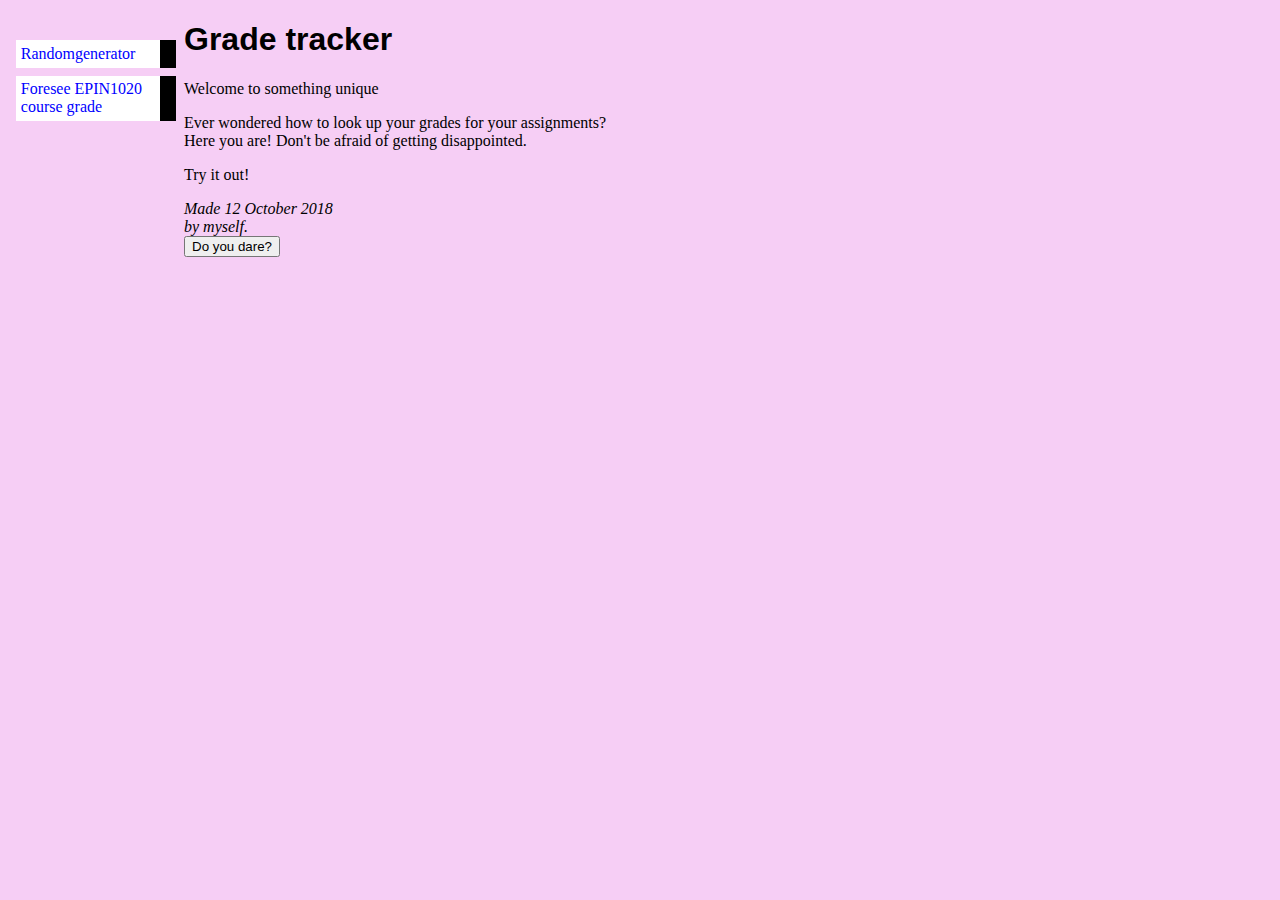
<file: Assignment2/index.html>
<!DOCTYPE html PUBLIC "-//W3C//DTD HTML 4.01//EN">
<html>
<head>
  <title>Grade Tracker</title>
  <link rel="stylesheet" href="stylesheet.css">
  <link rel="myfunctions" href="myfunctions.js">
</head>
<script>
function x_plus_y() {
var x = prompt("Enter: Assignment 2");
var u = (" You failed ") + (x);

var z = document.getElementById("result");
z.style.fontSize = "30px"
z.style.color="black"
document.getElementById("result").innerHTML = "Your grade is:" + (u)


}
</script>
<body>

<!-- Site navigation menu -->
<ul class="navbar">
  <li><a href="musings.html">Randomgenerator</a>

  <li><a href="links.html">Foresee EPIN1020 course grade</a>
</ul>

<!-- Main content -->
<h1>Grade tracker</h1>

<p>Welcome to something unique</p>

<p id="result">Ever wondered how to look up your grades for your assignments?
<br>
Here you are! Don't be afraid of getting disappointed.
<br>
</p>

<p>Try it out!</p>

<!-- Sign and date the page, it's only polite! -->
<address>Made 12 October 2018<br>
  by myself.</address>
<button onclick="x_plus_y()">Do you dare?</button>
</body>
</html>
</file>
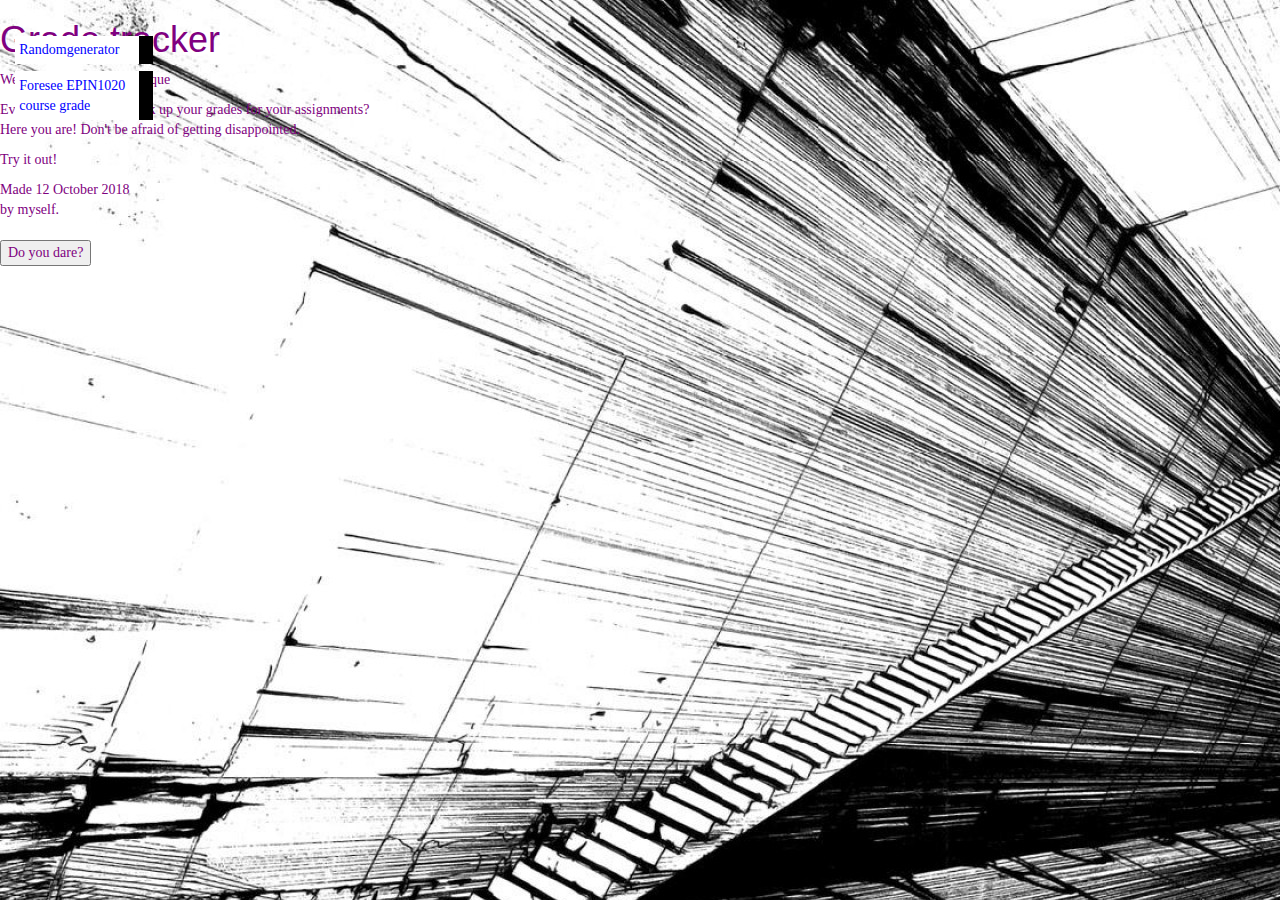
<file: Assignment3/index.html>
<!DOCTYPE html PUBLIC "-//W3C//DTD HTML 4.01//EN">
<html>
<head>
  <title>Grade Tracker</title>
  <link rel="stylesheet" href="https://stackpath.bootstrapcdn.com/bootstrap/3.3.9/css/bootstrap.min.css">
  <link rel="stylesheet" href="stylesheet.css">
  <link rel="myfunctions" href="myfunctions.js">
</head>
<script>
function x_plus_y() {
var x = prompt("Enter: Assignment 2");
var u = (" You failed ") + (x);

var z = document.getElementById("result");
z.style.fontSize = "30px"
z.style.color="black"
document.getElementById("result").innerHTML = "Your grade is:" + (u)


}
</script>
<body>

<!-- Site navigation menu -->
<ul class="navbar">
  <li><a href="musings.html">Randomgenerator</a>
  <li><a href="links.html">Foresee EPIN1020 course grade</a>
</ul>

<!-- Main content -->
<h1>Grade tracker</h1>

<p>Welcome to something unique</p>

<p id="result">Ever wondered how to look up your grades for your assignments?
<br>
Here you are! Don't be afraid of getting disappointed.
<br>
</p>

<p>Try it out!</p>

<!-- Sign and date the page, it's only polite! -->
<address>Made 12 October 2018<br>
  by myself.</address>
<button onclick="x_plus_y()">Do you dare?</button>
</body>
</html>
</file>
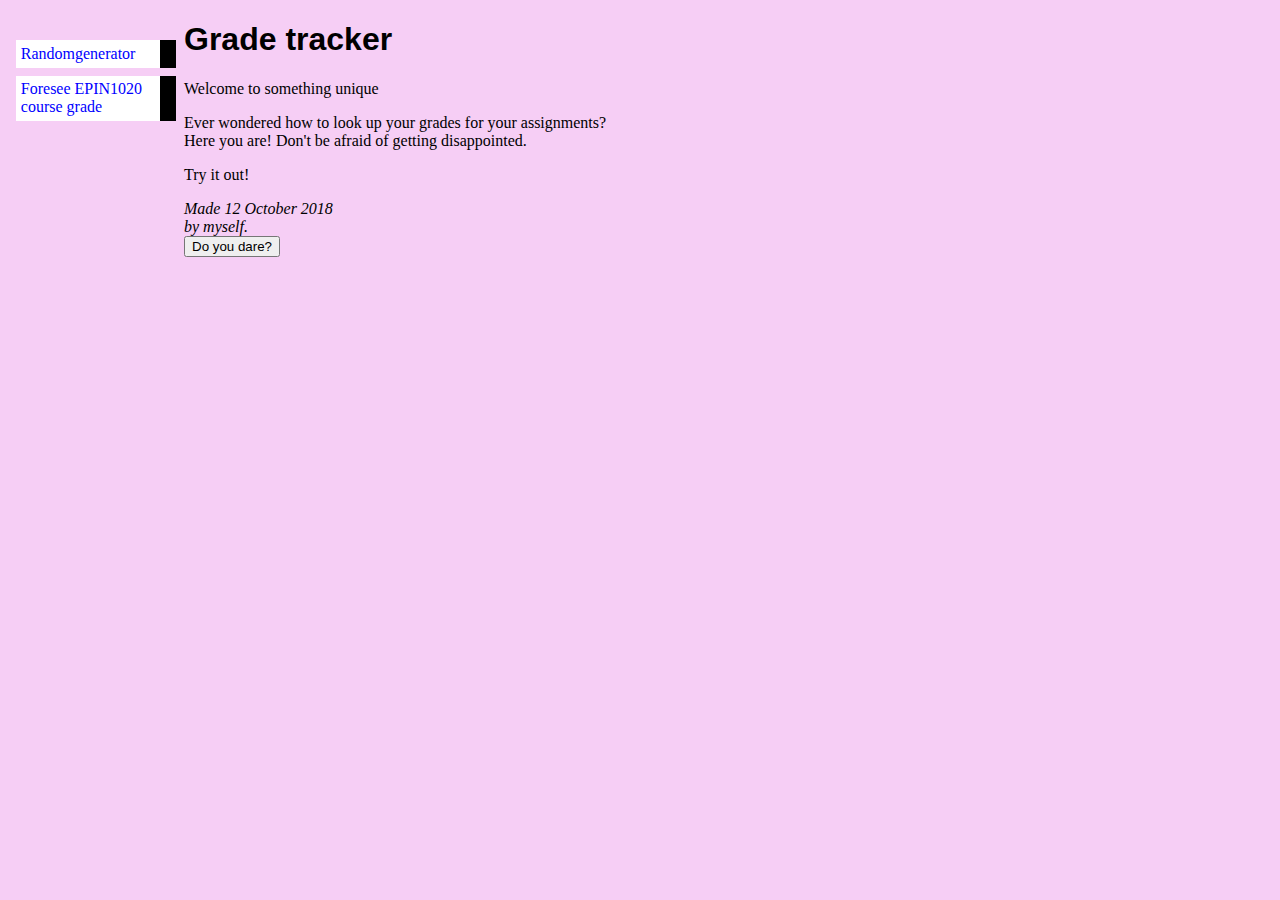
<file: Assignment4_Watches/index.html>
<!DOCTYPE html PUBLIC "-//W3C//DTD HTML 4.01//EN">
<html>
<head>

  <!-- Global site tag (gtag.js) - Google Analytics -->
  <script async src="https://www.googletagmanager.com/gtag/js?id=UA-128894485-2"></script>
  <script>
    window.dataLayer = window.dataLayer || [];
    function gtag(){dataLayer.push(arguments);}
    gtag('js', new Date());

    gtag('config', 'UA-128894485-2');
  </script>


  <title>Grade Tracker</title>
  <link rel="stylesheet" href="stylesheet.css">
  <link rel="myfunctions" href="myfunctions.js">
</head>
<script>
function x_plus_y() {
var x = prompt("Enter: Assignment 2");
var u = (" You failed ") + (x);

var z = document.getElementById("result");
z.style.fontSize = "30px"
z.style.color="black"
document.getElementById("result").innerHTML = "Your grade is:" + (u)


}
</script>
<body>

<!-- Site navigation menu -->
<ul class="navbar">
  <li><a href="musings.html">Randomgenerator</a>

  <li><a href="links.html">Foresee EPIN1020 course grade</a>
</ul>

<!-- Main content -->
<h1>Grade tracker</h1>

<p>Welcome to something unique</p>

<p id="result">Ever wondered how to look up your grades for your assignments?
<br>
Here you are! Don't be afraid of getting disappointed.
<br>
</p>

<p>Try it out!</p>

<!-- Sign and date the page, it's only polite! -->
<address>Made 12 October 2018<br>
  by myself.</address>
<button onclick="x_plus_y()">Do you dare?</button>
</body>
</html>
</file>
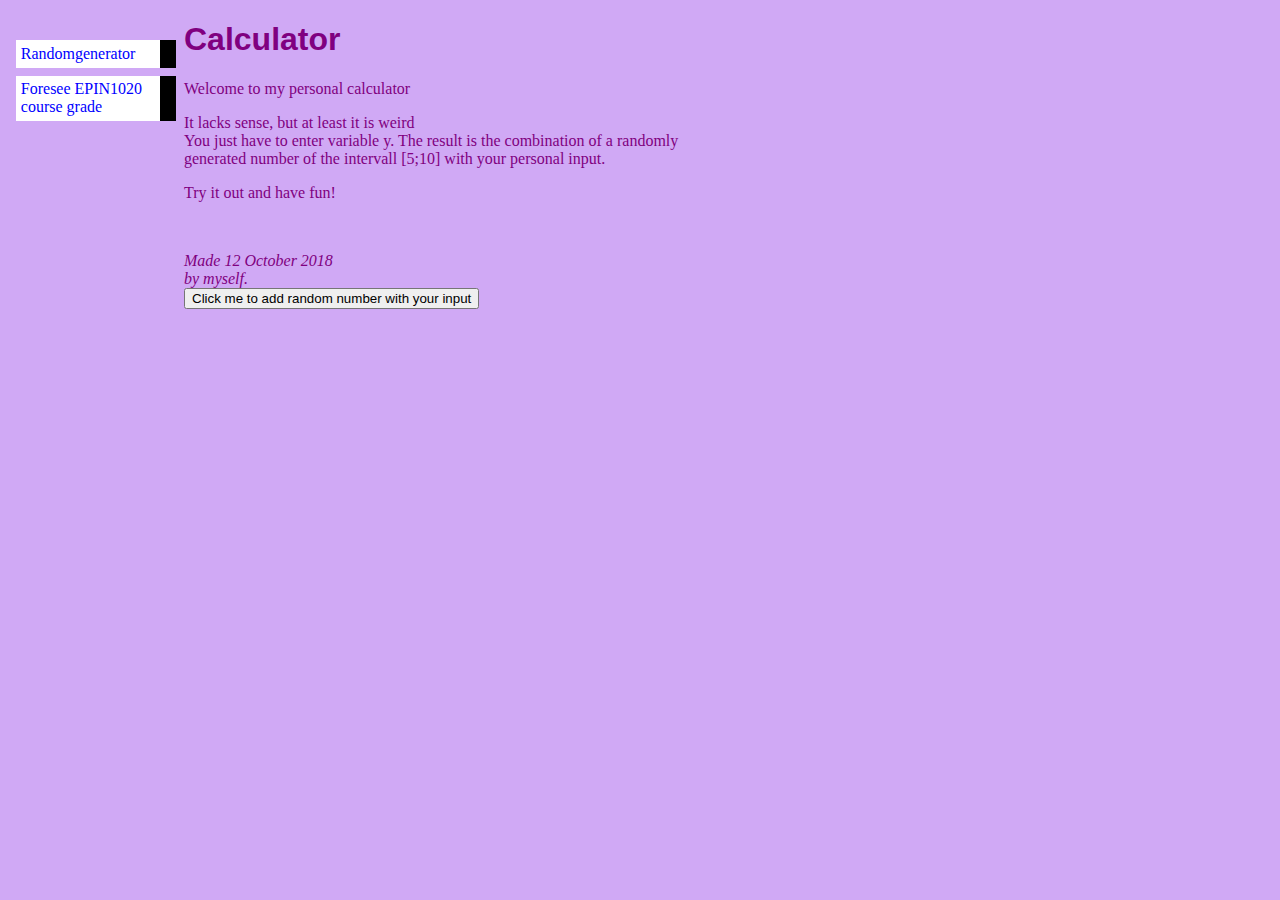
<file: musings.html>
<!DOCTYPE html PUBLIC "-//W3C//DTD HTML 4.01//EN">
<html>
<head>
  <title>Calculator</title>
  <link rel="stylesheet" href="stylesheet.css">

</head>
<script>
function x_plus_y() {
  var min = 5;
var max = 10;
var x = Math.floor(Math.random() * (max - min)) + min;

  var y = prompt ("Enter y:");

  var z = (x) + (y);

  var t = document.getElementById("number");
  t.style.fontSize = "20px"
  t.style.color="black"
  document.getElementById("number").innerHTML = "Your personal number added to a randomly generated number is " + (z)
}
</script>
<body>

<!-- Site navigation menu -->
<ul class="navbar">
  <li><a href="musings.html">Randomgenerator</a>

  <li><a href="links.html">Foresee EPIN1020 course grade</a>
</ul>

<!-- Main content -->
<h1>Calculator</h1>

<p>Welcome to my personal calculator</p>

<p>It lacks sense, but at least it is weird
<br>
You just have to enter variable y. The result is the combination of a randomly
<br>
generated number of the intervall [5;10] with your personal input.</p>

<p>Try it out and have fun!</p>
<br>
<p id="number"></p>

<!-- Sign and date the page, it's only polite! -->
<address>Made 12 October 2018<br>
  by myself.</address>
<button onclick="x_plus_y()">Click me to add random number with your input</button>
</body>
</html>
</file>
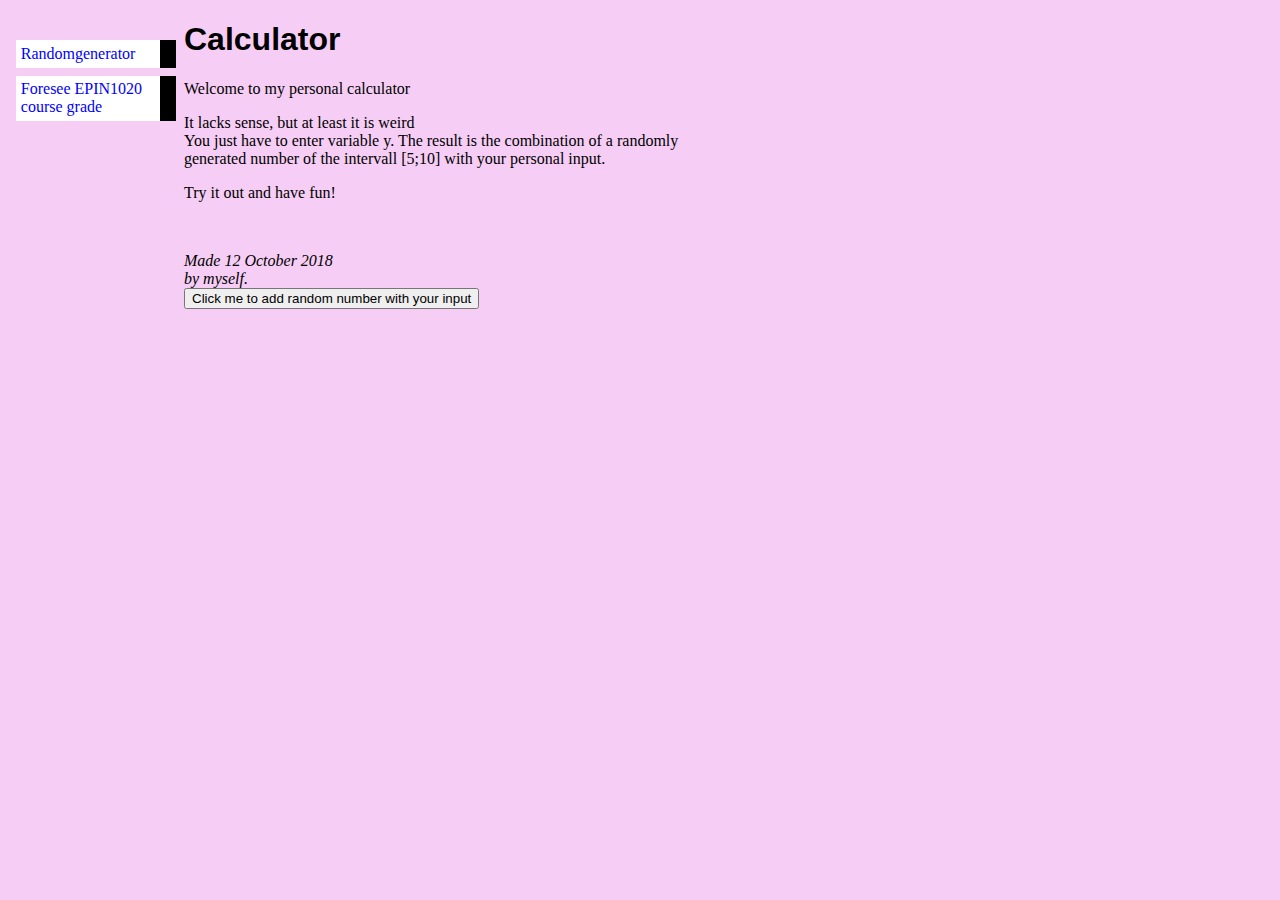
<file: Assignment2/musings.html>
<!DOCTYPE html PUBLIC "-//W3C//DTD HTML 4.01//EN">
<html>
<head>
  <title>Calculator</title>
  <link rel="stylesheet" href="stylesheet.css">
  <link rel="myfunctions" href="myfunctions.js">
</head>
<script>
function x_plus_y() {
  var min = 5;
var max = 10;
var x = Math.floor(Math.random() * (max - min)) + min;

  var y = prompt ("Enter y:");

  var z = (x) + (y);

  var t = document.getElementById("number");
  t.style.fontSize = "20px"
  t.style.color="black"
  document.getElementById("number").innerHTML = "Your personal number added to a randomly generated number is " + (z)
}
</script>
<body>

<!-- Site navigation menu -->
<ul class="navbar">
  <li><a href="musings.html">Randomgenerator</a>

  <li><a href="links.html">Foresee EPIN1020 course grade</a>
</ul>

<!-- Main content -->
<h1>Calculator</h1>

<p>Welcome to my personal calculator</p>

<p>It lacks sense, but at least it is weird
<br>
You just have to enter variable y. The result is the combination of a randomly
<br>
generated number of the intervall [5;10] with your personal input.</p>

<p>Try it out and have fun!</p>
<br>
<p id="number"></p>

<!-- Sign and date the page, it's only polite! -->
<address>Made 12 October 2018<br>
  by myself.</address>
<button onclick="x_plus_y()">Click me to add random number with your input</button>
</body>
</html>
</file>
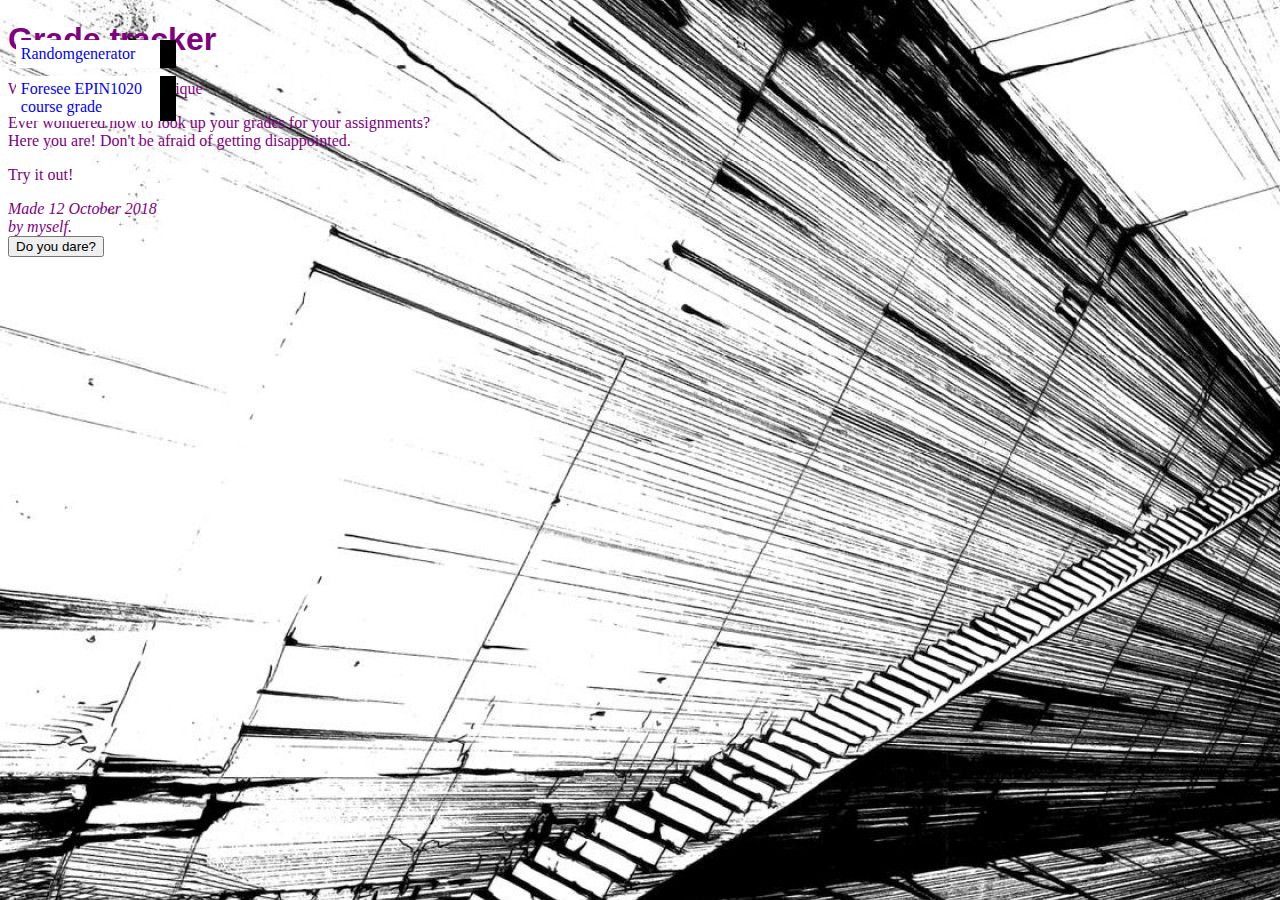
<file: Assignment3/links.html>
<!DOCTYPE html PUBLIC "-//W3C//DTD HTML 4.01//EN">
<html>
<head>
  <title>Grade Tracker</title>
  <link rel="stylesheet" href="stylesheet.css">
  <link rel="myfunctions" href="myfunctions.js">
</head>
<script>
function x_plus_y() {
var x = prompt("Enter: Assignment 2");
var u = (" You failed ") + (x);

var z = document.getElementById("result");
z.style.fontSize = "30px"
z.style.color="black"
document.getElementById("result").innerHTML = "Your grade is:" + (u)


}
</script>
<body>

<!-- Site navigation menu -->
<ul class="navbar">
  <li><a href="musings.html">Randomgenerator</a>

  <li><a href="links.html">Foresee EPIN1020 course grade</a>
</ul>

<!-- Main content -->
<h1>Grade tracker</h1>

<p>Welcome to something unique</p>

<p id="result">Ever wondered how to look up your grades for your assignments?
<br>
Here you are! Don't be afraid of getting disappointed.
<br>
</p>

<p>Try it out!</p>

<!-- Sign and date the page, it's only polite! -->
<address>Made 12 October 2018<br>
  by myself.</address>

<button onclick="x_plus_y()">Do you dare?</button>
</body>
</html>
</file>
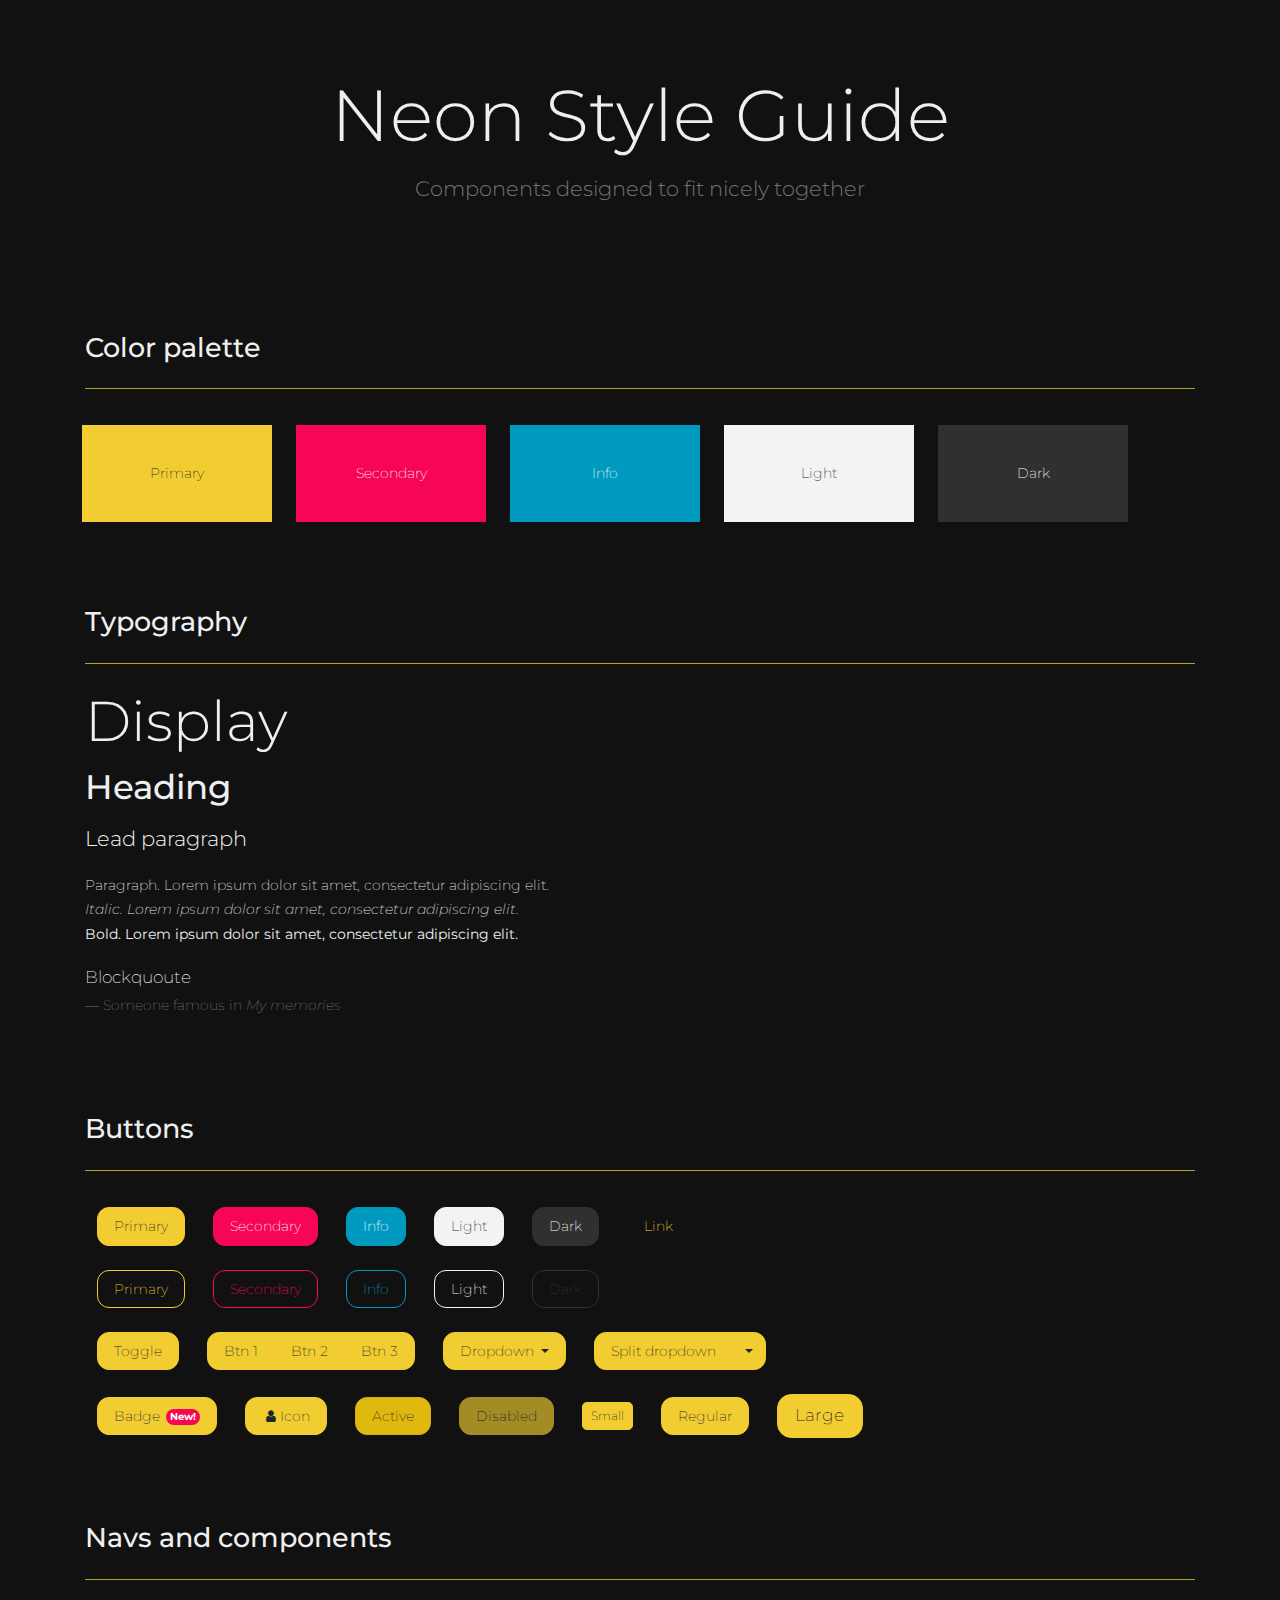
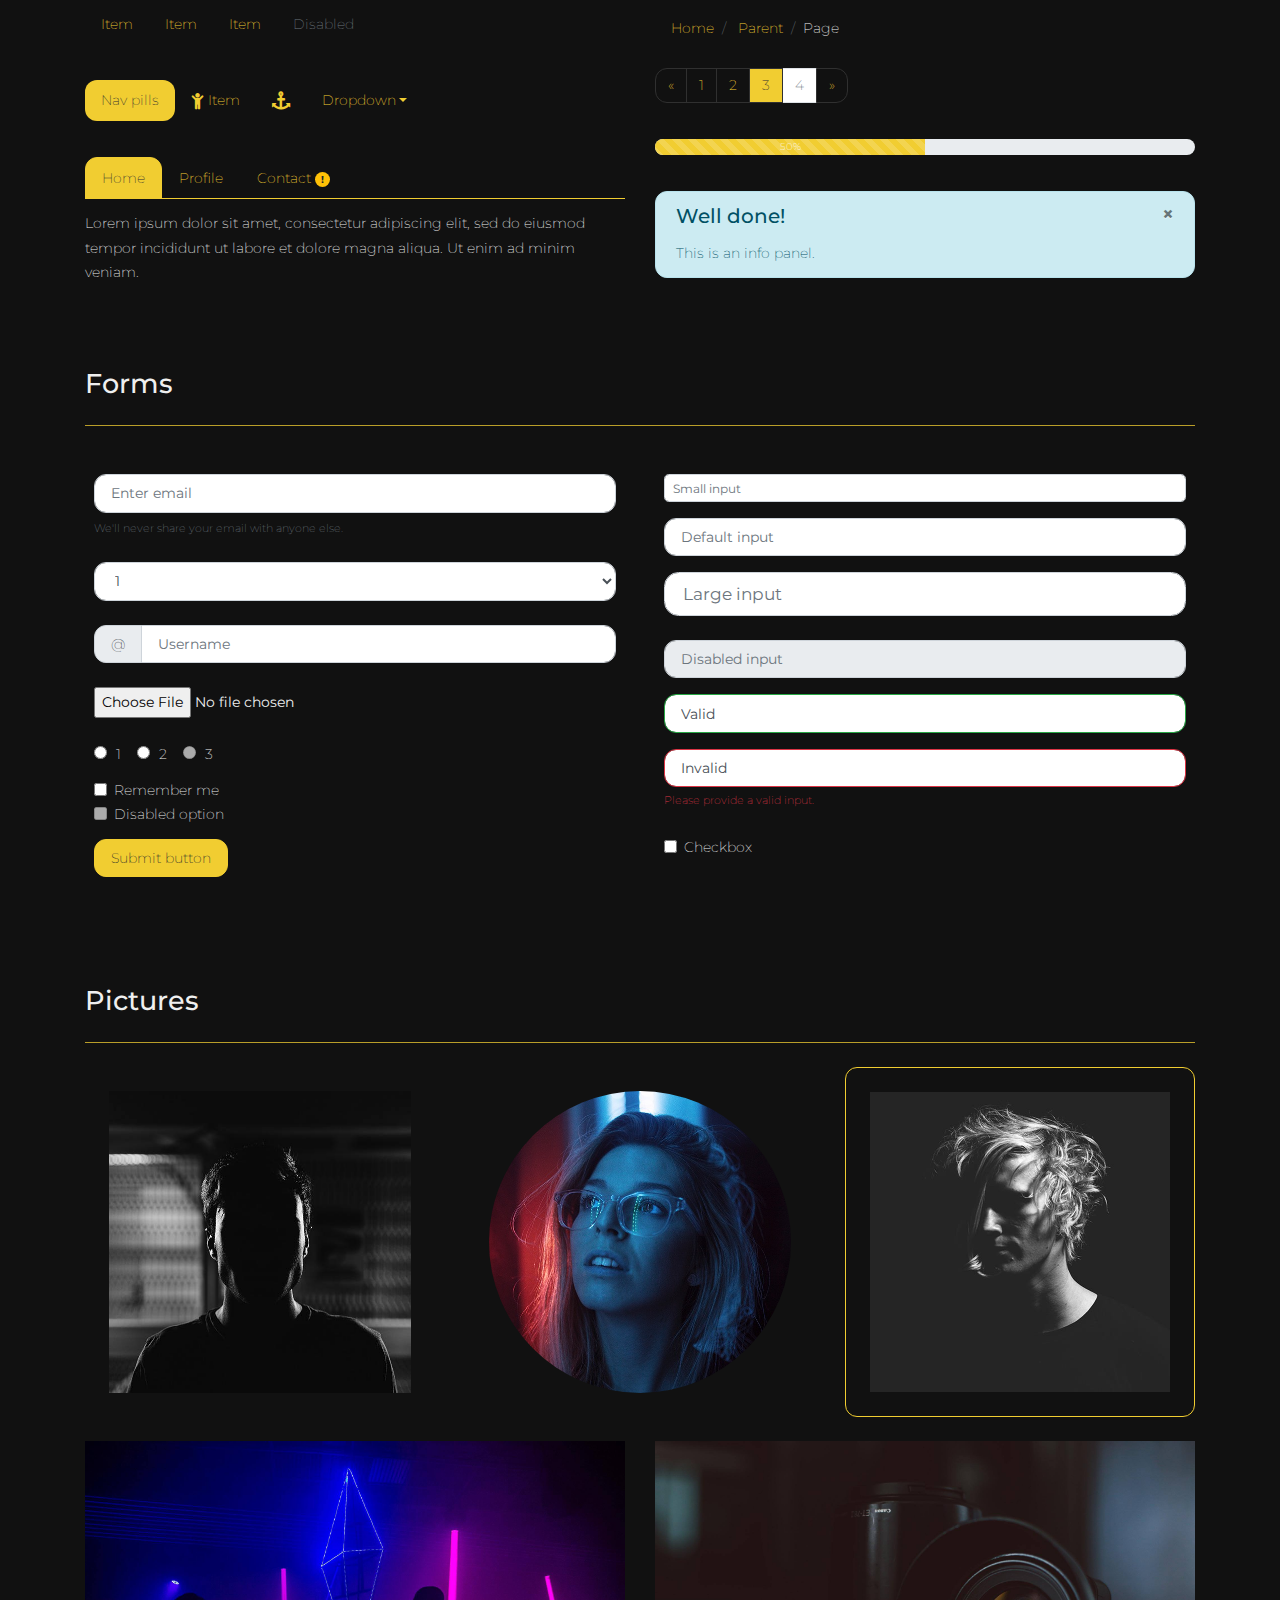
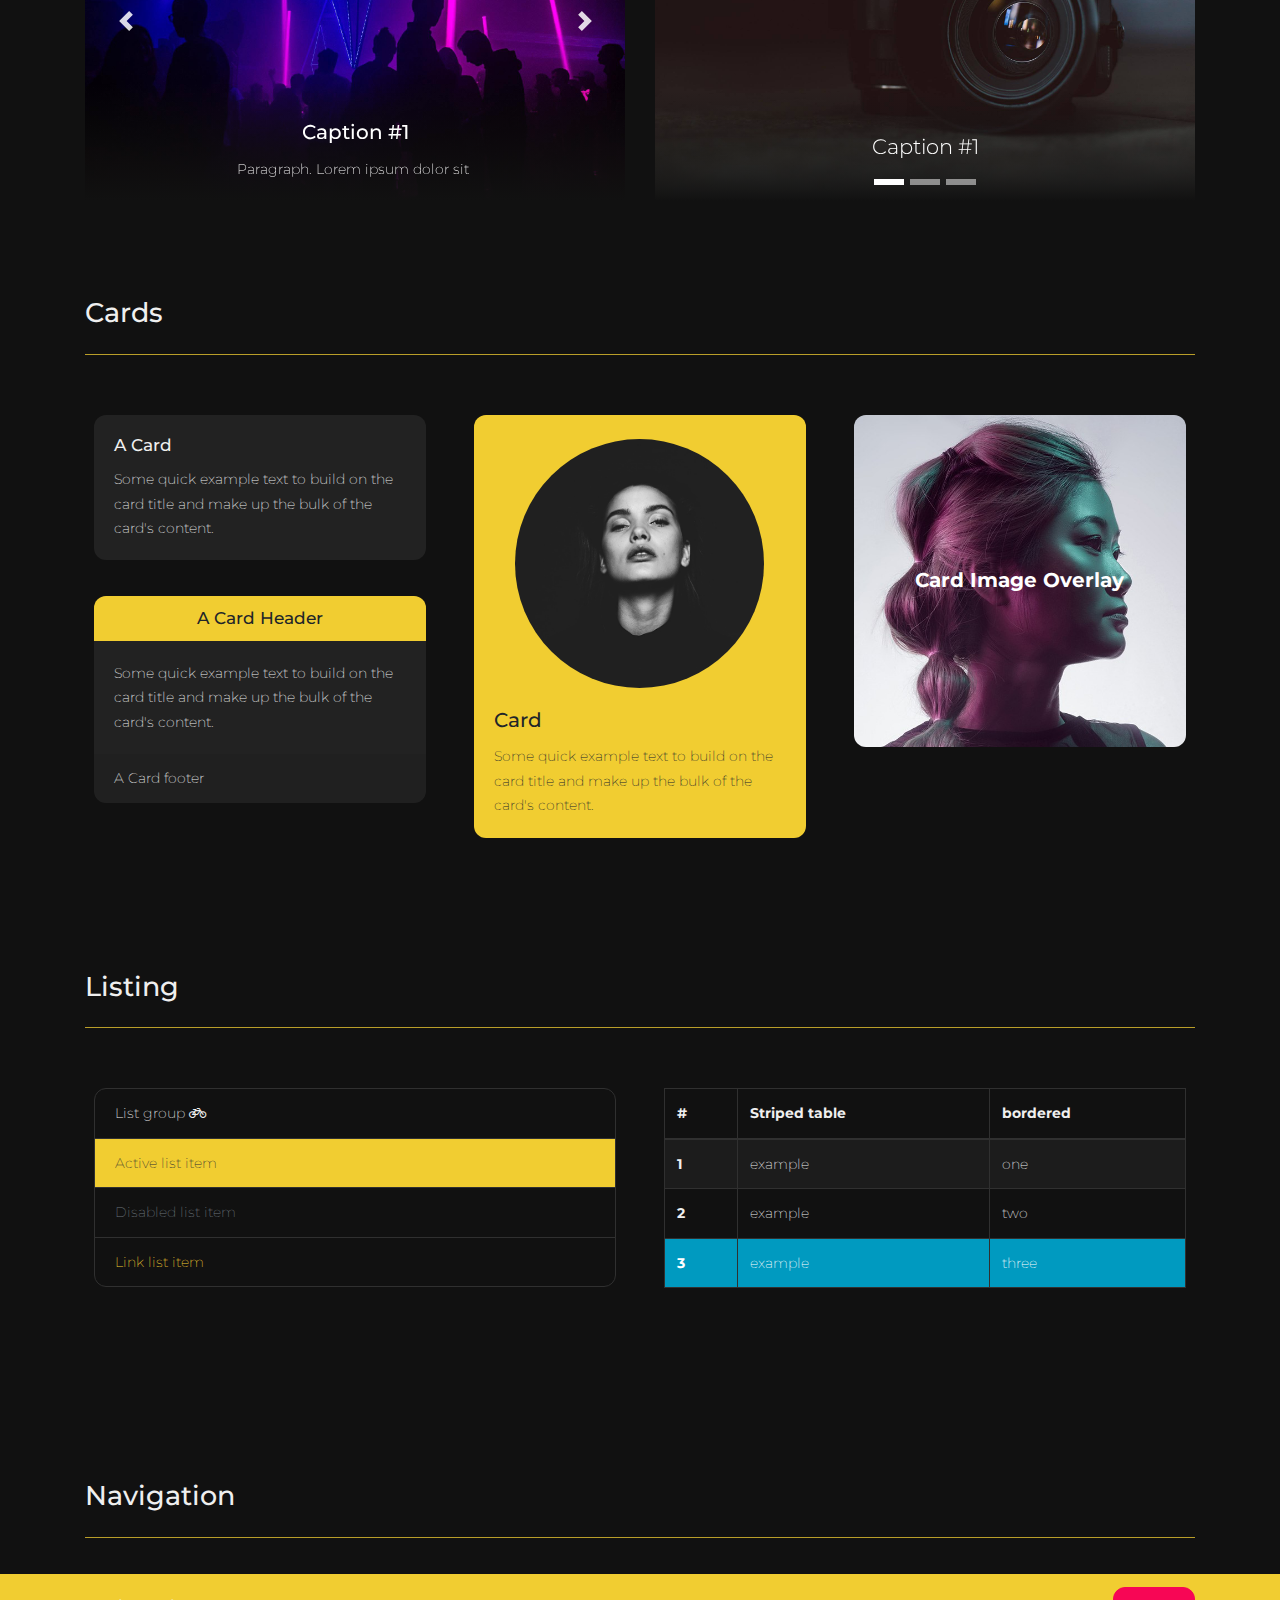
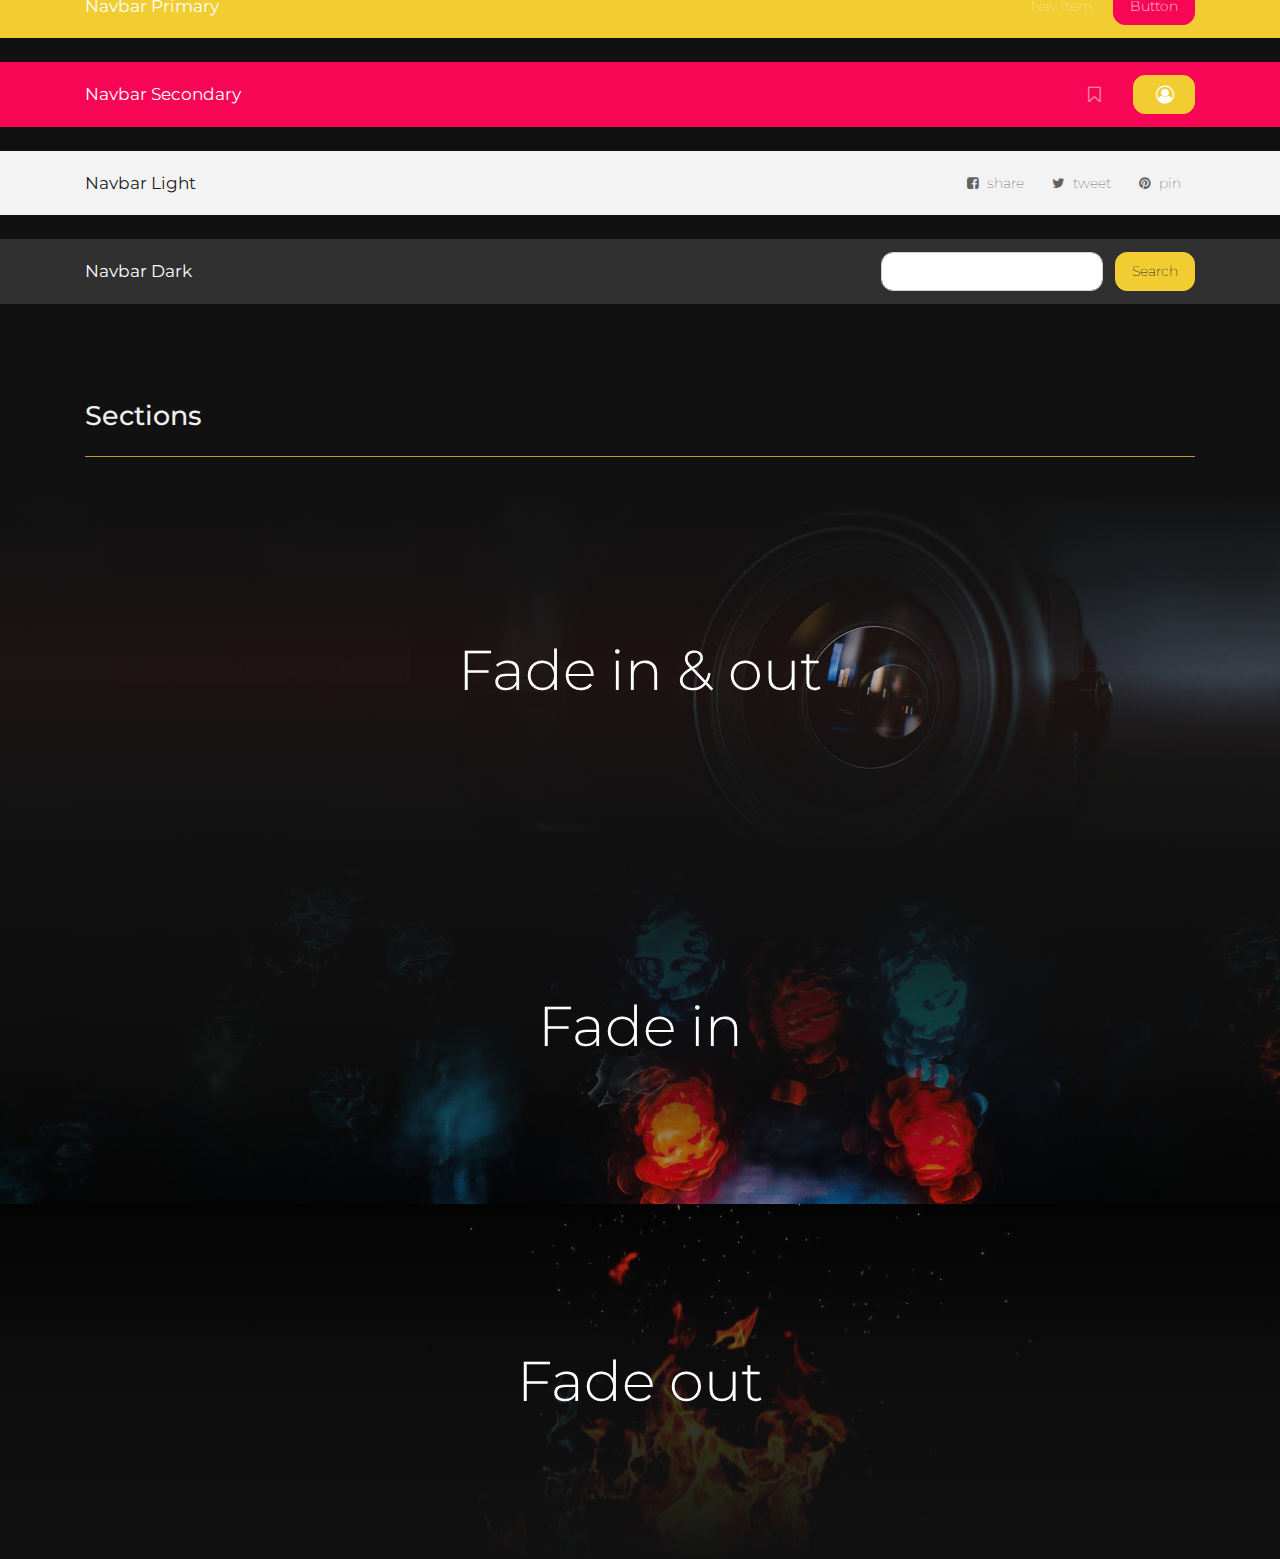
<file: Assignment4_Watches/styleguide.html>
<!DOCTYPE html>
<html>

<head>
  <meta charset="utf-8">
  <meta name="viewport" content="width=device-width, initial-scale=1">
  <!-- PAGE settings -->
  <link rel="icon" href="https://templates.pingendo.com/assets/Pingendo_favicon.ico">
  <title>Styleguide</title>
  <meta name="author" content="Pingendo">
  <!-- CSS dependencies -->
  <link rel="stylesheet" href="https://cdnjs.cloudflare.com/ajax/libs/font-awesome/4.7.0/css/font-awesome.min.css" type="text/css">
  <link rel="stylesheet" href="neon.css" type="text/css"> </head>

<body>
  <div class="py-5 text-center">
    <div class="container">
      <div class="row">
        <div class="col-12">
          <h1 class="display-3 text-capitalize">neon style guide</h1>
          <p class="lead text-muted">Components designed to fit nicely together </p>
        </div>
      </div>
    </div>
  </div>
  <div class="py-4">
    <div class="container">
      <div class="row">
        <div class="col-12">
          <h2>Color palette</h2>
          <hr>
          <div class="row text-center">
            <div class="col-md-2 bg-primary m-2">
              <p class="m-0 p-4">Primary</p>
            </div>
            <div class="col-md-2 bg-secondary m-2">
              <p class="m-0 p-4">Secondary</p>
            </div>
            <div class="col-md-2 bg-info m-2">
              <p class="m-0 p-4">Info</p>
            </div>
            <div class="col-md-2 bg-light m-2">
              <p class="m-0 p-4">Light</p>
            </div>
            <div class="col-md-2 bg-dark m-2">
              <p class="m-0 p-4">Dark</p>
            </div>
          </div>
        </div>
      </div>
    </div>
  </div>
  <div class="py-4">
    <div class="container">
      <div class="row">
        <div class="col-12">
          <h2>Typography</h2>
          <hr>
          <h1 class="display-4"> Display </h1>
          <h1>Heading</h1>
          <p class="lead">Lead paragraph </p>
          <p>Paragraph. Lorem ipsum dolor sit amet, consectetur adipiscing elit. <br><i>Italic. Lorem ipsum dolor sit amet, consectetur adipiscing elit.</i> <br><b>Bold. Lorem ipsum dolor sit amet, consectetur adipiscing elit.</b></p>
          <div class="blockquote">
            <p class="mb-0">Blockquoute</p>
            <div class="blockquote-footer">Someone famous in <cite>My memories</cite></div>
          </div>
        </div>
      </div>
    </div>
  </div>
  <div class="py-4">
    <div class="container">
      <div class="row">
        <div class="col-12">
          <h2>Buttons</h2>
          <hr> </div>
      </div>
      <div class="row">
        <div class="col-12"> <a class="btn btn-primary m-2" href="#">Primary</a> <a class="btn btn-secondary m-2" href="#">Secondary</a> <a class="btn btn-info m-2" href="#">Info</a> <a class="btn btn-light m-2" href="#">Light</a> <a class="btn btn-dark m-2" href="#">Dark</a>          <a class="btn btn-link m-2" href="#">Link</a> </div>
      </div>
      <div class="row">
        <div class="col-12"> <a class="btn btn-outline-primary m-2" href="#">Primary</a> <a class="btn btn-outline-secondary m-2" href="#">Secondary</a> <a class="btn btn-outline-info m-2" href="#">Info</a> <a class="btn btn-outline-light m-2" href="#">Light</a> <a class="btn btn-outline-dark m-2"
            href="#">Dark</a> </div>
      </div>
      <div class="row">
        <div class="col-12"> <a class="btn btn-primary m-2" href="" aria-pressed="false" autocomplete="off" data-toggle="button">Toggle</a>
          <div class="btn-group m-2"> <a href="#" class="btn btn-primary">Btn 1</a> <a href="#" class="btn btn-primary">Btn 2</a> <a href="#" class="btn btn-primary">Btn 3</a> </div>
          <div class="btn-group m-2"> <button class="btn btn-primary dropdown-toggle" data-toggle="dropdown">Dropdown </button>
            <div class="dropdown-menu">
              <h6 class="dropdown-header">Dropdown header</h6> <a class="dropdown-item" href="#">Option 1</a> <a class="dropdown-item" href="#">Option 2</a> <a class="dropdown-item disabled" href="#">Disabled option</a>
              <div class="dropdown-divider"></div> <a class="dropdown-item" href="#">Separated link</a> </div>
          </div>
          <div class="btn-group m-2"> <button type="button" class="btn btn-primary" href="#">Split dropdown</button> <button type="button" class="btn dropdown-toggle dropdown-toggle-split btn-primary" data-toggle="dropdown" aria-expanded="false" aria-haspopup="true"></button>
            <div
              class="dropdown-menu"> <a class="dropdown-item" href="#">Action</a> <a class="dropdown-item" href="#">Another action</a> <a class="dropdown-item" href="#">Something else here</a>
              <div class="dropdown-divider"></div> <a class="dropdown-item" href="#">Separated link</a> </div>
        </div>
      </div>
    </div>
    <div class="row">
      <div class="col-12"> <a class="btn btn-primary m-2" href="">Badge<span class="badge badge-secondary ml-1">New!</span></a> <a class="btn btn-primary m-2" href="#"><i class="fa fa-user fa-fw"></i>Icon</a> <a class="btn active btn-primary m-2" href="">Active</a> <a class="btn disabled btn-primary m-2"
          href="">Disabled</a> <a class="btn btn-sm btn-primary m-2" href="">Small</a> <a class="btn btn-primary m-2" href="">Regular</a> <a class="btn btn-lg btn-primary m-2" href="">Large</a> </div>
    </div>
  </div>
  </div>
  <div class="py-4">
    <div class="container">
      <div class="row">
        <div class="col-12">
          <h2>Navs and components</h2>
          <hr> </div>
      </div>
      <div class="row">
        <div class="col-md-6">
          <ul class="nav">
            <li class="nav-item"> <a class="nav-link" href="#">Item</a> </li>
            <li class="nav-item"> <a class="nav-link" href="#">Item</a> </li>
            <li class="nav-item"> <a href="#" class="nav-link">Item</a> </li>
            <li class="nav-item"> <a class="nav-link disabled" href="#">Disabled</a> </li>
          </ul>
          <ul class="nav nav-pills my-4">
            <li class="nav-item"> <a href="#" class="nav-link active">Nav pills</a> </li>
            <li class="nav-item"> <a class="nav-link" href="#"><i class="fa fa-lg fa-child"></i> Item</a> </li>
            <li class="nav-item"> <a class="nav-link" href="#"><i class="fa fa-lg fa-anchor mt-1"></i></a> </li>
            <li class="nav-item dropdown"> <a class="nav-link dropdown-toggle" data-toggle="dropdown" href="#" role="button" aria-haspopup="true" aria-expanded="false">Dropdown</a>
              <div class="dropdown-menu"> <a class="dropdown-item" href="#">Option 1</a> <a class="dropdown-item" href="#">Option 2</a>
                <div class="dropdown-divider"></div> <a class="dropdown-item" href="#">Separated link</a> </div>
            </li>
          </ul>
          <ul class="nav nav-tabs">
            <li class="nav-item"> <a href="#home" class="nav-link active" aria-controls="home" aria-selected="true" data-toggle="tab" id="home-tab" role="tab">Home</a> </li>
            <li class="nav-item"> <a class="nav-link" href="#profile" aria-controls="profile" aria-selected="false" data-toggle="tab" id="profile-tab" role="tab">Profile</a> </li>
            <li class="nav-item"> <a href="#contact" class="nav-link" aria-controls="contact" aria-selected="false" data-toggle="tab" id="contact-tab" role="tab">Contact <span class="badge badge-pill badge-warning">!</span></a> </li>
          </ul>
          <div class="tab-content my-2" id="myTabContent">
            <div class="tab-pane fade show active" id="home" role="tabpanel" aria-labelledby="home-tab">Lorem ipsum dolor sit amet, consectetur adipiscing elit, sed do eiusmod tempor incididunt ut labore et dolore magna aliqua. Ut enim ad minim veniam.</div>
            <div class="tab-pane fade" id="profile" role="tabpanel" aria-labelledby="profile-tab">Quis nostrud exercitation ullamco laboris nisi ut aliquip ex ea commodo consequat. Duis aute irure dolor in reprehenderit in voluptate velit esse cillum dolore eu fugiat nulla pariatur.</div>
            <div class="tab-pane fade" id="contact" role="tabpanel"
              aria-labelledby="contact-tab">Excepteur sint occaecat cupidatat non proident, sunt in culpa qui officia deserunt mollit anim id est laborum. Consectetur adipiscing elit, sed do eiusmod tempor incididunt. </div>
          </div>
        </div>
        <div class="col-md-6">
          <ul class="breadcrumb">
            <li class="breadcrumb-item"> <a href="#">Home</a> </li>
            <li class="breadcrumb-item"> <a href="#">Parent</a> </li>
            <li class="breadcrumb-item active">Page</li>
          </ul>
          <ul class="pagination">
            <li class="page-item"> <a class="page-link" href="#" aria-label="Previous"> <span aria-hidden="true">«</span> <span class="sr-only">Previous</span> </a> </li>
            <li class="page-item"> <a class="page-link" href="#">1</a> </li>
            <li class="page-item"> <a class="page-link" href="#">2</a> </li>
            <li class="page-item active"> <a class="page-link" href="#">3</a> </li>
            <li class="page-item disabled"> <a class="page-link" href="#">4</a> </li>
            <li class="page-item"> <a class="page-link" href="#" aria-label="Next"> <span aria-hidden="true">»</span> <span class="sr-only">Next</span> </a> </li>
          </ul>
          <div class="progress my-4">
            <div class="progress-bar progress-bar-striped" role="progressbar" style="width: 50%" aria-valuenow="50" aria-valuemin="0" aria-valuemax="100">50%</div>
          </div>
          <div class="alert alert-info" role="alert"> <button type="button" class="close" data-dismiss="alert" aria-label="Close">×</button>
            <h4 class="alert-heading">Well done! </h4>
            <p class="mb-0">This is an info panel.</p>
          </div>
        </div>
      </div>
    </div>
  </div>
  <div class="py-4">
    <div class="container">
      <div class="row">
        <div class="col-12">
          <h2>Forms</h2>
          <hr> </div>
      </div>
      <div class="row">
        <div class="col-md-6 p-3">
          <form method="post" action="">
            <div class="form-group mb-1"> <input type="email" name="email" class="form-control" placeholder="Enter email"> </div> <small id="emailHelp" class="form-text text-muted">We'll never share your email with anyone else.</small>
            <div class="form-group my-3"><select class="form-control"><option value="1">1</option><option value="2">2</option><option value="3">3</option></select></div>
            <div class="form-group my-3">
              <div class="input-group">
                <div class="input-group-prepend"><span class="input-group-text" id="basic-addon1">@</span></div> <input type="text" class="form-control" id="inlineFormInputGroup" placeholder="Username"> </div>
            </div>
            <div class="form-group my-3"> <input type="file" class="form-control-file" id="exampleFormControlFile1"> </div>
            <div class="form-check form-check-inline"> <label class="form-check-label">
                <input class="form-check-input" type="radio" value="option1" id="inlineRadio1" name="inlineRadioOptions"> 1
              </label> </div>
            <div class="form-check form-check-inline"> <label class="form-check-label">
                <input class="form-check-input" type="radio" value="option2" id="inlineRadio2" name="inlineRadioOptions"> 2
              </label> </div>
            <div class="form-check form-check-inline disabled"> <label class="form-check-label">
                <input class="form-check-input" type="radio" name="inlineRadioOptions" id="inlineRadio3" value="option3" disabled=""> 3
              </label> </div>
            <div class="form-check mt-2"> <input class="form-check-input" type="checkbox" id="exampleCheck1" value="on"><label class="form-check-label" for="exampleCheck1">Remember me</label></div>
            <div class="form-check disabled"> <label class="form-check-label"> <input class="form-check-input" type="checkbox" value="" disabled=""> Disabled option </label> </div> <button type="submit" class="btn btn-primary my-2">Submit button</button> </form>
        </div>
        <div class="col-md-6 p-3">
          <form class="" method="post" action="">
            <div class="form-group"> <input type="email" class="form-control form-control-sm" placeholder="Small input" name="email"> </div>
            <div class="form-group"> <input type="email" class="form-control" name="email" placeholder="Default input"> </div>
            <div class="form-group"> <input type="text" class="form-control form-control-lg" placeholder="Large input"> </div>
          </form>
          <form class="my-3" method="post" action="">
            <div class="form-group"> <input type="text" class="form-control" placeholder="Disabled input" id="disabledTextInput" disabled=""> </div>
            <div class="form-group"> <input type="text" class="form-control is-valid" placeholder="First name" id="validationServer01" required="" value="Valid"> </div>
            <div class="form-group"> <input type="text" class="form-control is-invalid" placeholder="First name" id="validationServer01" required="" value="Invalid">
              <div class="invalid-feedback">Please provide a valid input.</div>
            </div>
          </form>
          <form>
            <div class="form-group">
              <div class="form-check"> <input class="form-check-input" type="checkbox" id="exampleCheck1" value="on"><label class="form-check-label" for="exampleCheck1">Checkbox</label></div>
            </div>
          </form>
        </div>
      </div>
    </div>
  </div>
  <div class="py-4">
    <div class="container">
      <div class="row">
        <div class="col-md-12">
          <h2>Pictures</h2>
          <hr> </div>
      </div>
      <div class="row text-center">
        <div class="col-md-4"> <img class="img-fluid p-3" src="assets/styleguide/people_1.jpg" alt="Card image"> </div>
        <div class="col-md-4"> <img class="img-fluid rounded-circle p-3" src="assets/styleguide/people_2.jpg" alt="Card image"> </div>
        <div class="col-md-4"> <img class="img-fluid img-thumbnail p-3" src="assets/styleguide/people_3.jpg" alt="Card image"> </div>
      </div>
      <div class="row">
        <div class="col-md-6">
          <div class="carousel slide my-3" data-ride="carousel" id="carousel-1">
            <div class="carousel-inner" role="listbox">
              <div class="carousel-item active"> <img class="d-block img-fluid" src="assets/styleguide/cover_2.jpg" data-holder-rendered="true">
                <div class="carousel-caption">
                  <h4>Caption #1</h4>
                  <p class="mb-0">Paragraph. Lorem ipsum dolor sit&nbsp;</p>
                </div>
              </div>
              <div class="carousel-item"> <img class="d-block img-fluid" src="assets/styleguide/cover_3.jpg" data-holder-rendered="true">
                <div class="carousel-caption">
                  <h4>Caption #2</h4>
                  <p class="mb-0">Paragraph. Lorem ipsum dolor sit&nbsp;</p>
                </div>
              </div>
            </div> <a class="carousel-control-prev" role="#carousel-1" data-slide="prev" href="#carousel-1"> <span class="carousel-control-prev-icon" aria-hidden="true"></span> <span class="sr-only">Previous</span> </a> <a class="carousel-control-next" role="button"
              data-slide="next" href="#carousel-1"> <span class="carousel-control-next-icon" aria-hidden="true"></span> <span class="sr-only">Next</span> </a> </div>
        </div>
        <div class="col-md-6">
          <div class="carousel slide my-3" data-ride="carousel" id="carousel-2" data-interval="5000">
            <ol class="carousel-indicators">
              <li data-target="#carousel-2" data-slide-to="0" class="active">&nbsp;</li>
              <li data-target="#carousel-2" data-slide-to="1">&nbsp;</li>
              <li data-target="#carousel-2" data-slide-to="2">&nbsp;</li>
            </ol>
            <div class="carousel-inner" role="listbox">
              <div class="carousel-item active"> <img class="d-block img-fluid" src="assets/styleguide/cover_1.jpg" data-holder-rendered="true">
                <div class="carousel-caption">
                  <p class="lead">Caption #1</p>
                </div>
              </div>
              <div class="carousel-item"> <img class="d-block img-fluid" src="assets/styleguide/cover_4.jpg" data-holder-rendered="true">
                <div class="carousel-caption">
                  <p class="lead">Caption #2</p>
                </div>
              </div>
            </div>
          </div>
        </div>
      </div>
    </div>
  </div>
  <div class="py-4">
    <div class="container">
      <div class="row">
        <div class="col-12">
          <h2>Cards</h2>
          <hr class="mb-4"> </div>
      </div>
      <div class="row">
        <div class="col-md-4 p-3">
          <div class="card">
            <div class="card-body">
              <h5>A Card</h5>
              <p class="card-text">Some quick example text to build on the card title and make up the bulk of the card's content.</p>
            </div>
          </div>
          <div class="card my-4">
            <div class="card-header bg-primary">
              <h5 class="mb-0 text-center">A Card Header</h5>
            </div>
            <div class="card-body">
              <p class="card-text">Some quick example text to build on the card title and make up the bulk of the card's content.</p>
            </div>
            <div class="card-footer">A Card footer</div>
          </div>
        </div>
        <div class="col-md-4 p-3">
          <div class="bg-primary card"> <img class="img-fluid rounded-circle w-75 mx-auto mt-3" src="assets/styleguide/people_5.jpg" alt="Card image">
            <div class="card-body">
              <h4 class="card-title">Card</h4>
              <p class="card-text">Some quick example text to build on the card title and make up the bulk of the card's content.</p>
            </div>
          </div>
        </div>
        <div class="col-md-4 p-3">
          <div class="card">
            <div class="card-img-overlay align-items-center d-flex">
              <h4 class="w-100 text-center mb-0 text-white"><b>Card Image Overlay</b></h4>
            </div> <img class="img-fluid w-100 rounded" src="assets/styleguide/people_6.jpg" alt="Card image"> </div>
        </div>
      </div>
    </div>
  </div>
  <div class="py-5">
    <div class="container">
      <div class="row">
        <div class="col-12">
          <h2>Listing</h2>
          <hr class="mb-4"> </div>
      </div>
      <div class="row">
        <div class="col-md-6 p-3">
          <ul class="list-group">
            <li class="list-group-item">List group <i class="fa fa-fw fa-bicycle"></i> </li>
            <li class="list-group-item active"> Active list item</li>
            <li class="list-group-item disabled">Disabled list item</li> <a href="#" class="list-group-item list-group-item-action">Link list item</a> </ul>
        </div>
        <div class="col-md-6 p-3">
          <table class="table table-hover table-striped table-bordered">
            <thead class="thead-inverse">
              <tr>
                <th scope="col">#</th>
                <th scope="col">Striped table</th>
                <th scope="col">bordered</th>
              </tr>
            </thead>
            <tbody>
              <tr>
                <th scope="row">1</th>
                <td>example</td>
                <td>one</td>
              </tr>
              <tr>
                <th scope="row">2</th>
                <td>example</td>
                <td>two</td>
              </tr>
              <tr class="bg-info">
                <th scope="row">3</th>
                <td>example</td>
                <td>three</td>
              </tr>
            </tbody>
          </table>
        </div>
      </div>
    </div>
  </div>
  <div class="pt-5">
    <div class="container">
      <div class="row">
        <div class="col-12">
          <h2>Navigation</h2>
          <hr class="mb-4"> </div>
      </div>
    </div>
  </div>
  <nav class="navbar navbar-expand-md navbar-dark bg-primary">
    <div class="container"> <a class="navbar-brand" href="#"><b>Navbar Primary&nbsp;</b></a> <button class="navbar-toggler navbar-toggler-right" type="button" data-toggle="collapse" data-target="#navbarPrimarySupportedContent" aria-controls="navbar2SupportedContent" aria-expanded="false"
        aria-label="Toggle navigation">
      <span class="navbar-toggler-icon"></span> </button>
      <div class="collapse navbar-collapse text-center justify-content-end" id="navbarPrimarySupportedContent">
        <ul class="navbar-nav">
          <li class="nav-item"> <a class="nav-link" href="#"> Nav item</a> </li>
        </ul> <a class="btn navbar-btn ml-2 btn-secondary" href="#"> Button</a> </div>
    </div>
  </nav>
  <nav class="navbar navbar-expand-md navbar-dark bg-secondary my-3">
    <div class="container"> <a class="navbar-brand" href="#"><b>Navbar Secondary</b></a> <button class="navbar-toggler navbar-toggler-right" type="button" data-toggle="collapse" data-target="#navbarSecondarySupportedContent" aria-controls="navbar2SupportedContent" aria-expanded="false"
        aria-label="Toggle navigation">
      <span class="navbar-toggler-icon"></span> </button>
      <div class="collapse navbar-collapse text-center justify-content-end" id="navbarSecondarySupportedContent">
        <ul class="navbar-nav">
          <li class="nav-item mx-2"> <a class="nav-link" href="#"><i class="fa d-inline fa-lg fa-bookmark-o"></i></a> </li>
        </ul> <a class="btn navbar-btn ml-2 text-white btn-primary" href="#"><i class="fa d-inline fa-lg fa-user-circle-o ml-1"></i>&nbsp;</a> </div>
    </div>
  </nav>
  <nav class="navbar navbar-expand-md my-3 navbar-light bg-light">
    <div class="container"> <a class="navbar-brand" href="#"><b>Navbar Light</b></a> <button class="navbar-toggler navbar-toggler-right" type="button" data-toggle="collapse" data-target="#navbarLightSupportedContent" aria-controls="navbar2SupportedContent" aria-expanded="false"
        aria-label="Toggle navigation">
      <span class="navbar-toggler-icon"></span> </button>
      <div class="collapse navbar-collapse text-center justify-content-end" id="navbarLightSupportedContent">
        <ul class="navbar-nav">
          <li class="nav-item mx-1"> <a class="nav-link" href="#"><i class="fa d-inline fa-facebook-square"></i>&nbsp; share</a> </li>
          <li class="nav-item mx-1"> <a class="nav-link" href="#"><i class="fa d-inline fa-twitter"></i>&nbsp; tweet</a> </li>
          <li class="nav-item mx-1"> <a class="nav-link" href="#"><i class="fa d-inline fa-pinterest"></i>&nbsp; pin</a> </li>
        </ul>
      </div>
    </div>
  </nav>
  <nav class="navbar navbar-expand-md my-3 navbar-dark bg-dark">
    <div class="container"> <a class="navbar-brand" href="#"><b>Navbar Dark</b></a> <button class="navbar-toggler navbar-toggler-right" type="button" data-toggle="collapse" data-target="#navbarDarkSupportedContent" aria-controls="navbar2SupportedContent" aria-expanded="false"
        aria-label="Toggle navigation">
      <span class="navbar-toggler-icon"></span> </button>
      <div class="collapse navbar-collapse text-center justify-content-end" id="navbarDarkSupportedContent">
        <ul class="navbar-nav"></ul>
        <form class="form-inline my-2 my-lg-0"> <input class="form-control mr-sm-2" type="text" placeholder="Search"> <button class="btn my-2 my-sm-0 btn-primary" type="submit">Search</button> </form>
      </div>
    </div>
  </nav>
  <div class="pt-5">
    <div class="container">
      <div class="row">
        <div class="col-md-12">
          <h2>Sections</h2>
          <hr class="mb-4"> </div>
      </div>
    </div>
  </div> 
  <div class="py-5 text-center section-fade-in-out" style="background-image: url(&quot;assets/styleguide/cover_1.jpg&quot;);">
    <div class="container py-5">
      <div class="row">
        <div class="col-md-12">
          <h1 class="display-4 mb-0">Fade in &amp; out</h1>
        </div>
      </div>
    </div>
  </div>
  <div class="py-5 text-center section-fade-in" style="background-image: url(&quot;assets/styleguide/cover_4.jpg&quot;);">
    <div class="container py-5">
      <div class="row">
        <div class="col-md-12">
          <h1 class="display-4 mb-0">Fade in</h1>
        </div>
      </div>
    </div>
  </div>
  <div class="py-5 text-center section-fade-out" style="background-image: url(&quot;assets/styleguide/cover_3.jpg&quot;);">
    <div class="container py-5">
      <div class="row">
        <div class="col-md-12">
          <h1 class="display-4 mb-0">Fade out</h1>
        </div>
      </div>
    </div>
  </div>
  <script src="http://code.jquery.com/jquery-3.2.1.js" integrity="sha256-DZAnKJ/6XZ9si04Hgrsxu/8s717jcIzLy3oi35EouyE=" crossorigin="anonymous"></script>
  <script src="https://cdnjs.cloudflare.com/ajax/libs/popper.js/1.12.9/umd/popper.min.js" integrity="sha384-ApNbgh9B+Y1QKtv3Rn7W3mgPxhU9K/ScQsAP7hUibX39j7fakFPskvXusvfa0b4Q" crossorigin="anonymous"></script>
  <script src="https://maxcdn.bootstrapcdn.com/bootstrap/4.0.0/js/bootstrap.min.js" integrity="sha384-JZR6Spejh4U02d8jOt6vLEHfe/JQGiRRSQQxSfFWpi1MquVdAyjUar5+76PVCmYl" crossorigin="anonymous"></script>



  <script src="https://code.jquery.com/jquery-3.3.1.min.js"></script>
  <script src="https://cdnjs.cloudflare.com/ajax/libs/popper.js/1.14.3/umd/popper.min.js" integrity="sha384-ZMP7rVo3mIykV+2+9J3UJ46jBk0WLaUAdn689aCwoqbBJiSnjAK/l8WvCWPIPm49" crossorigin="anonymous"></script>
  <script src="https://stackpath.bootstrapcdn.com/bootstrap/4.1.3/js/bootstrap.min.js" integrity="sha384-ChfqqxuZUCnJSK3+MXmPNIyE6ZbWh2IMqE241rYiqJxyMiZ6OW/JmZQ5stwEULTy" crossorigin="anonymous"></script>
</body>

</html>
</file>
<file: Assignment2/stylesheet.css>
body {
  padding-left: 11em;
  font-family: Georgia, "Times New Roman",
       Times, serif;
  color: black;
  background-color: #F6CEF5}
  h1 {
 font-family: Helvetica, Geneva, Arial,
       SunSans-Regular, sans-serif }
       ul.navbar li {
  background: white;
  margin: 0.5em 0;
  padding: 0.3em;
  border-right: 1em solid black }
  ul.navbar li:hover {
background-color: orange;
  }
ul.navbar a {
  text-decoration: none }
a:link {
  color: blue }
a:visited {
  color: black }
 ul.navbar {
   list-style-type: none;
  padding: 0;
  margin: 0;
      position: absolute;
      top: 2em;
      left: 1em;
      width: 10em }
  div.demobox {
    background-color: "purple";
    position: static;
      width: 700em;
      height: 420em;
    }
</file>
<file: Assignment3/stylesheet.css>
body {
  padding-left: 0em;
  font-family: Georgia, "Times New Roman",
       Times, serif;
  color: purple;
  background-image: url("background_image.jpg")}
  h1 {
 font-family: Helvetica, Geneva, Arial,
       SunSans-Regular, sans-serif }
       ul.navbar li {
  background: white;
  margin: 0.5em 0;
  padding: 0.3em;
  border-right: 1em solid black }
  ul.navbar li:hover {
background-color: orange;
  }
ul.navbar a {
  text-decoration: none }
a:link {
  color: blue }
a:visited {
  color: purple }
 ul.navbar {
   list-style-type: none;
  padding: 0;
  margin: 0;
      position: absolute;
      top: 2em;
      left: 1em;
      width: 10em }
  div.demobox {
    background-color: "purple";
    position: static;
      width: 700em;
      height: 420em;
    }
  div.xy {
    padding-left: 0em;
  }

  div.col-sm-3{
    padding-top: 5em
  }
</file>
<file: Assignment4_Watches/stylesheet.css>
body {
  padding-left: 11em;
  font-family: Georgia, "Times New Roman",
       Times, serif;
  color: black;
  background-color: #F6CEF5}
  h1 {
 font-family: Helvetica, Geneva, Arial,
       SunSans-Regular, sans-serif }
       ul.navbar li {
  background: white;
  margin: 0.5em 0;
  padding: 0.3em;
  border-right: 1em solid black }
  ul.navbar li:hover {
background-color: orange;
  }
ul.navbar a {
  text-decoration: none }
a:link {
  color: blue }
a:visited {
  color: black }
 ul.navbar {
   list-style-type: none;
  padding: 0;
  margin: 0;
      position: absolute;
      top: 2em;
      left: 1em;
      width: 10em }
  div.demobox {
    background-color: "purple";
    position: static;
      width: 700em;
      height: 420em;
    }
</file>
<file: stylesheet.css>
body {
  padding-left: 11em;
  font-family: Georgia, "Times New Roman",
       Times, serif;
  color: purple;
  background-color: #D0A9F5 }
  h1 {
 font-family: Helvetica, Geneva, Arial,
       SunSans-Regular, sans-serif }
       ul.navbar li {
  background: white;
  margin: 0.5em 0;
  padding: 0.3em;
  border-right: 1em solid black }
  ul.navbar li:hover {
background-color: orange;
  }
ul.navbar a {
  text-decoration: none }
a:link {
  color: blue }
a:visited {
  color: purple }
 ul.navbar {
   list-style-type: none;
  padding: 0;
  margin: 0;
      position: absolute;
      top: 2em;
      left: 1em;
      width: 10em }
</file>
